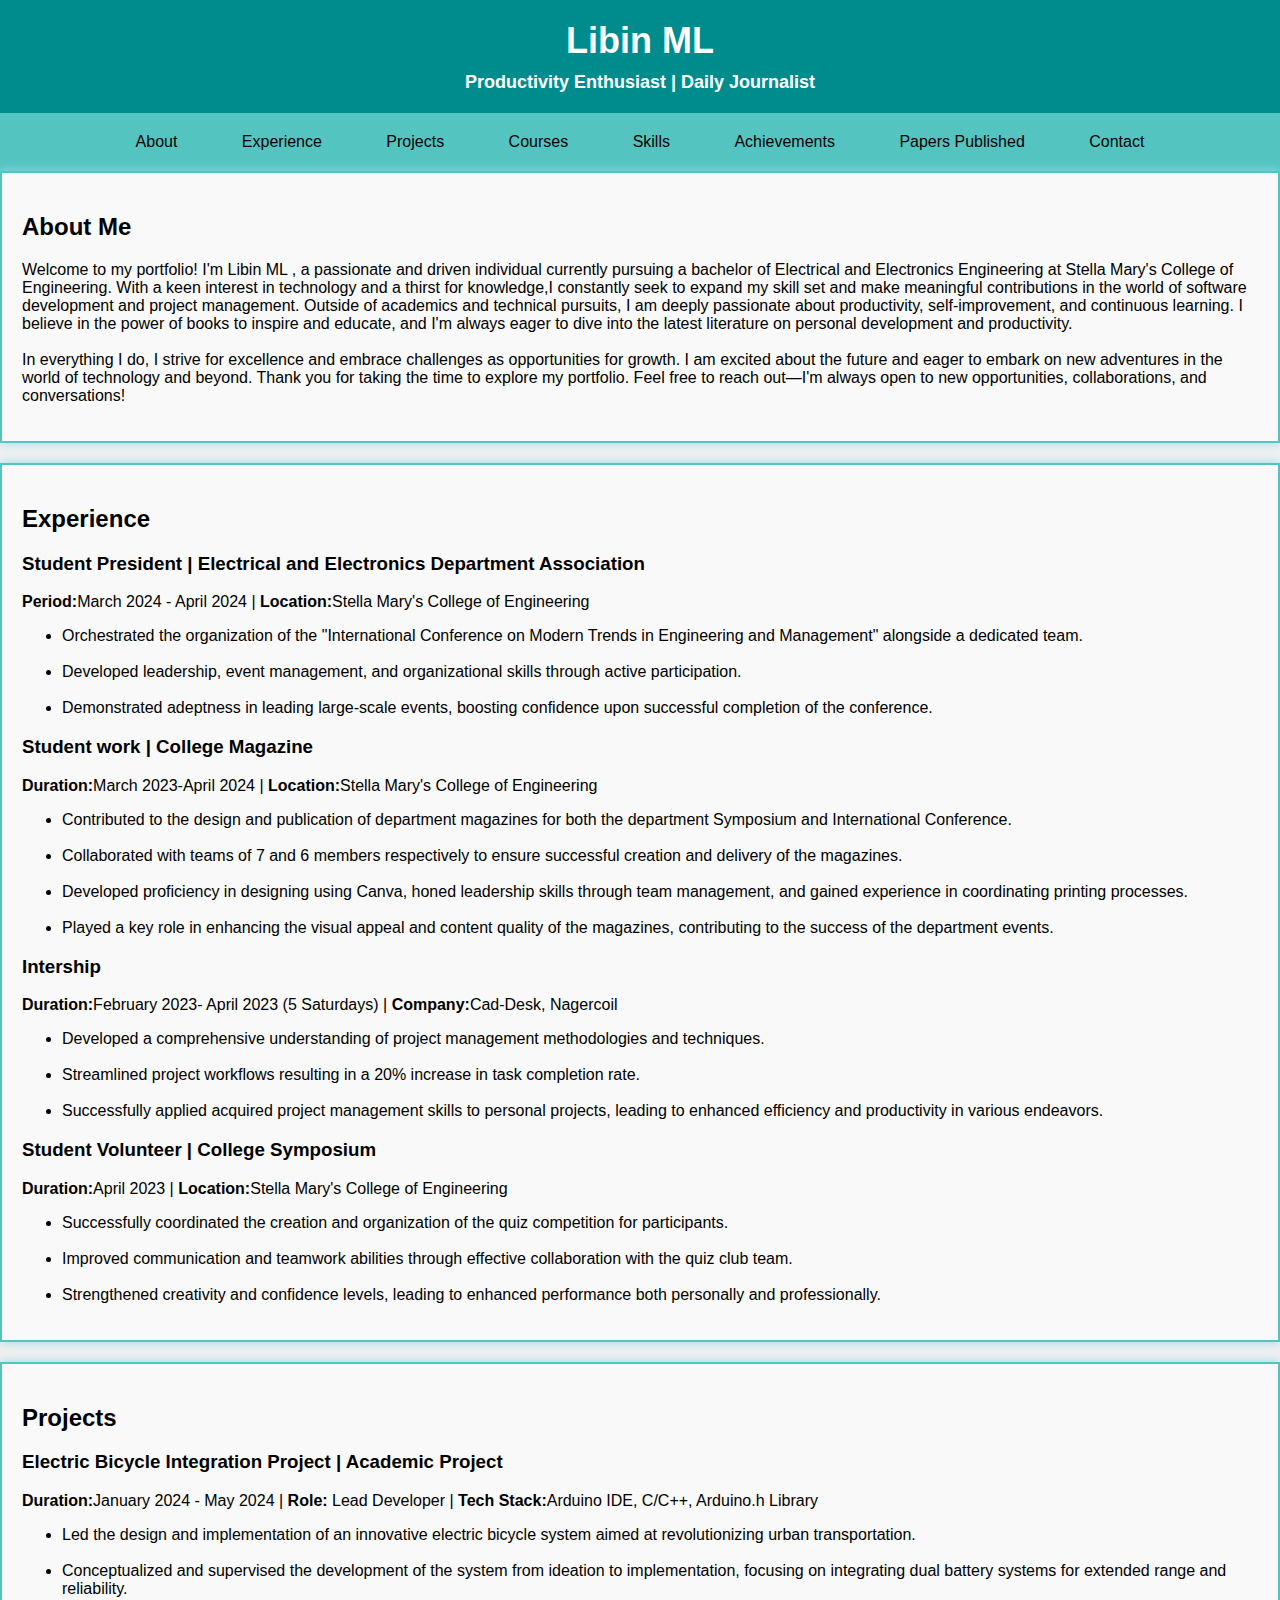
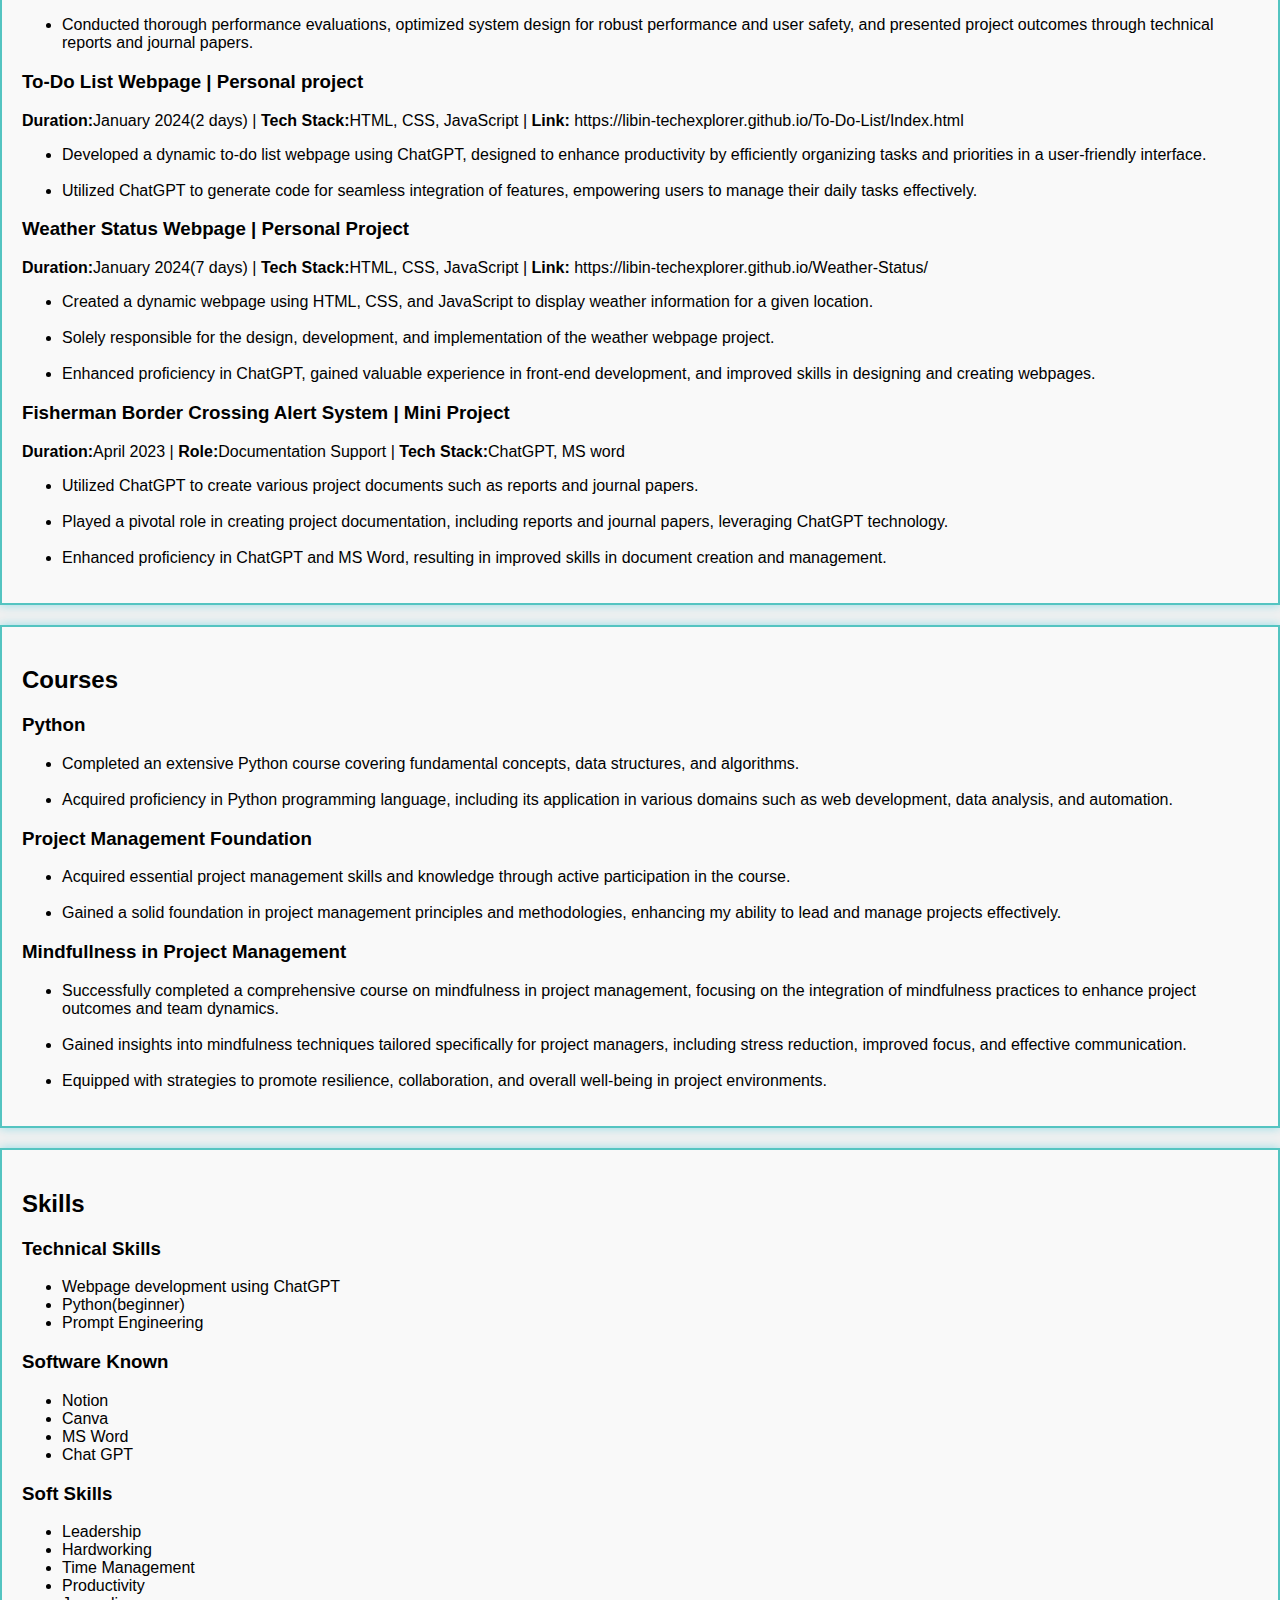
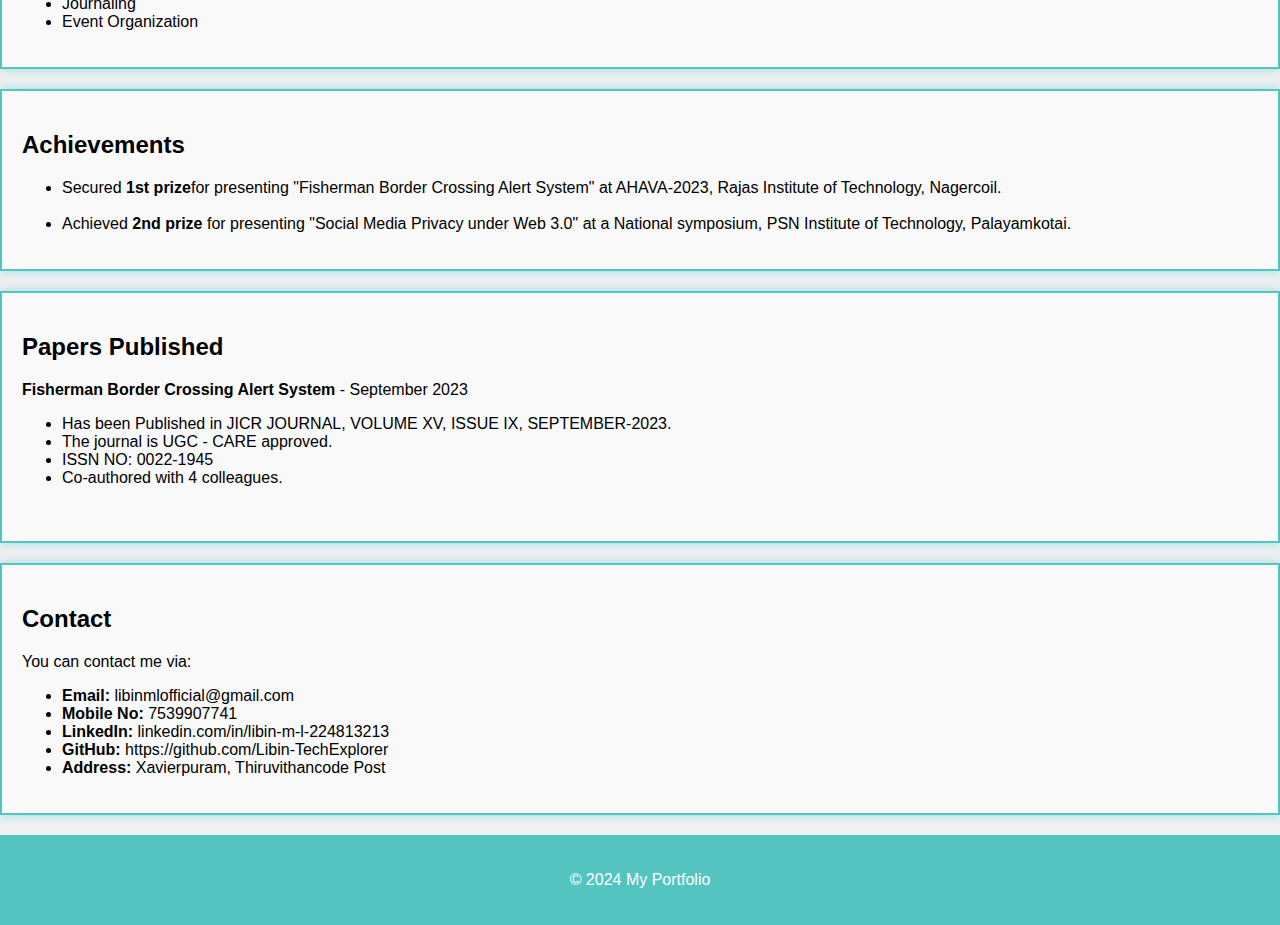
<file: Index.html>
<!DOCTYPE html>
<html lang="en">
<head>
    <meta charset="UTF-8">
    <meta name="viewport" content="width=device-width, initial-scale=1.0">
    <title>My Portfolio</title>
    <style>
        body {
            font-family: Arial, sans-serif;
            margin: 0;
            padding: 0;
            background-color: #f0f0f0; /* New background color */
        }
        header {
            background-color: #008C8D;
            color: #fff;
            padding: 20px 0;
            text-align: center;
           
           
            
        }
        header h1 {
            font-size: 36px;
            margin: 0;
        }
        header h3 {
            margin: 10px 0 0;
            font-size: 18px;
        }
        nav {
            background-color: #54c4c1;
            padding: 10px 0;
            text-align: center;
           
        }
        nav a {
            color: #070202;
            text-decoration: none;
            padding: 10px 20px;
            margin: 0 10px;
            display: inline-block;
        }
        .dropdown-btn {
            display: none; /* Initially hidden on larger screens */
        }
        .dropdown-content {
            display: none;
            position: absolute;
            background-color: #444;
            min-width: 160px;
            box-shadow: 0px 8px 16px 0px rgba(0,0,0,0.2);
            z-index: 1;
            right: 10px;
            top: 50px;
        }
        .dropdown-content a {
            color: #fff;
            padding: 12px 16px;
            text-decoration: none;
            display: block;
        }
        .dropdown:hover .dropdown-content {
            display: block;
        }
        section {
            padding: 20px;
            text-align: left;
        }
        .section-box {
            border: 2px solid #54C4C1;
            padding: 20px;
            background-color: #f9f9f9;
            margin-bottom: 20px;
            box-shadow: 0px 0px 10px rgb(148, 219, 230);
        }
        footer {
            background-color: #54C4C1;
            color: #fff;
            text-align: center;
            padding: 20px 0;
        }

        /* Media query for mobile devices */
        @media screen and (max-width: 600px) {
            nav {
                position: relative;
                background-color: #54C4C1;
                width: 100%;
            }
            nav a {
                display: none;
            }
            .dropdown-btn {
                display: inline-block;
                color: #fff;
                background-color: #54C4C1;
                border: none;
                cursor: pointer;
                padding: 10px 20px;
                font-size: 16px;
                margin: 0 10px;
            }
            .dropdown-content {
                display: none;
                position: absolute;
                background-color: #008C8D;
                min-width: 160px;
                box-shadow: 0px 8px 16px 0px rgba(0, 0, 0, 0);
                z-index: 1;
                right: 10px;
                top: 50px;
            }
            .dropdown:hover .dropdown-content {
                display: block;
            }
        }
    </style>
</head>
<body>
    <header>
        <h1>Libin ML</h1>
        <h3>Productivity Enthusiast | Daily Journalist</h3>
    </header>
    <nav>
        <a href="#about">About</a>
        <a href="#experience">Experience</a>
        <a href="#projects">Projects</a>
        <a href="#courses">Courses</a>
        <a href="#skills">Skills</a>
        <a href="#achievements">Achievements</a>
        <a href="#papers">Papers Published</a>
        <a href="#contact">Contact</a>
        <button class="dropdown-btn" onclick="toggleMenu()">Menu</button>
        <div class="dropdown-content" id="dropdown-content">
            <a href="#about">About</a>
            <a href="#experience">Experience</a>
            <a href="#projects">Projects</a>
            <a href="#courses">Courses</a>
            <a href="#skills">Skills</a>
            <a href="#achievements">Achievements</a>
            <a href="#papers">Papers Published</a>
            <a href="#contact">Contact</a>
        </div>
    </nav>
    <section id="about" class="section-box">
        <h2>About Me</h2>
        <p>Welcome to my portfolio! I'm Libin ML , 
            a passionate and driven individual currently pursuing a bachelor of Electrical and Electronics Engineering at Stella Mary's College of Engineering. 
            With a keen interest in technology and a thirst for knowledge,I constantly seek to expand my skill set and make meaningful contributions in the world of software development and project management.
            Outside of academics and technical pursuits, I am deeply passionate about productivity, self-improvement, and continuous learning. 
            I believe in the power of books to inspire and educate, and I'm always eager to dive into the latest literature on personal development and productivity.<br>

            <br>In everything I do, I strive for excellence and embrace challenges as opportunities for growth. I am excited about the future and eager to embark on new adventures in the world of technology and beyond.
        
            Thank you for taking the time to explore my portfolio. Feel free to reach out—I'm always open to new opportunities, collaborations, and conversations!</p>
    </section>
    <section id="experience" class="section-box">
        <h2>Experience</h2>
        <h3>Student President | Electrical and Electronics Department Association </h3>
        <p><b>Period:</b>March 2024 - April 2024 | <b>Location:</b>Stella Mary's College of Engineering<br>
        <ul>
            <li>Orchestrated the organization of the "International Conference on Modern Trends in Engineering and Management" alongside a dedicated team.</li><br>
            <li>Developed leadership, event management, and organizational skills through active participation.</li><br>
            <li>Demonstrated adeptness in leading large-scale events, boosting confidence upon successful completion of the conference.</li>
        </ul>
        </p>
        <h3>Student work | College Magazine</h3>
        <p><b>Duration:</b>March 2023-April 2024 | <b>Location:</b>Stella Mary's College of Engineering<br>
        <ul>
            <li>Contributed to the design and publication of department magazines for both the department Symposium and International Conference.</li><br>
            <li>Collaborated with teams of 7 and 6 members respectively to ensure successful creation and delivery of the magazines.</li><br>
            <li>Developed proficiency in designing using Canva, honed leadership skills through team management, and gained experience in coordinating printing processes.</li><br>
            <li>Played a key role in enhancing the visual appeal and content quality of the magazines, contributing to the success of the department events.</li></ul></p>
        <h3>Intership</h3>
        <p><b>Duration:</b>February 2023- April 2023 (5 Saturdays) | <b>Company:</b>Cad-Desk, Nagercoil<br>
        <ul>
            <li> Developed a comprehensive understanding of project management methodologies and techniques.</li><br>
        <li>Streamlined project workflows resulting in a 20% increase in task completion rate.</li><br>
        <li>Successfully applied acquired project management skills to personal projects, leading to enhanced efficiency and productivity in various endeavors.</li></ul></p>
        
        <h3>Student Volunteer | College Symposium</h3>
        <p><b>Duration:</b>April 2023 | <b>Location:</b>Stella Mary's College of Engineering<br>
        <ul>
            <li>Successfully coordinated the creation and organization of the quiz competition for participants.</li><br>
            <li>Improved communication and teamwork abilities through effective collaboration with the quiz club team.</li><br>
            <li>Strengthened creativity and confidence levels, leading to enhanced performance both personally and professionally.</li>
        </ul>
        </p>
    </section>
    <section id="projects" class="section-box">
        <h2>Projects</h2>
        <h3>Electric Bicycle Integration Project | Academic Project</h3>
        <p><b>Duration:</b>January 2024 - May 2024 | <b>Role:</b> Lead Developer | <b>Tech Stack:</b>Arduino IDE, C/C++, Arduino.h Library<br>
           
            <ul><li>Led the design and implementation of an innovative electric bicycle system aimed at revolutionizing urban transportation.</li><br>

                <li>Conceptualized and supervised the development of the system from ideation to implementation, focusing on integrating dual battery systems for extended range and reliability.</li><br>

                    <li>Conducted thorough performance evaluations, optimized system design for robust performance and user safety, and presented project outcomes through technical reports and journal papers.</li></ul>
        </p>
        <h3>To-Do List Webpage | Personal project</h3>
        <p><b>Duration:</b>January 2024(2 days) | <b>Tech Stack:</b>HTML, CSS, JavaScript | <b>Link: </b>https://libin-techexplorer.github.io/To-Do-List/Index.html<br>
            <ul>
            <li>Developed a dynamic to-do list webpage using ChatGPT, designed to enhance productivity by efficiently organizing tasks and priorities in a user-friendly interface.</li><br> 
            <li>Utilized ChatGPT to generate code for seamless integration of features, empowering users to manage their daily tasks effectively.</li></ul></p>
        <h3>Weather Status Webpage | Personal Project</h3>
        <p><b>Duration:</b>January 2024(7 days) | <b>Tech Stack:</b>HTML, CSS, JavaScript | <b>Link: </b>https://libin-techexplorer.github.io/Weather-Status/<br>
            <ul><li>Created a dynamic webpage using HTML, CSS, and JavaScript to display weather information for a given location.</li><br>
            
                <li>Solely responsible for the design, development, and implementation of the weather webpage project.</li><br>
            
                    <li>Enhanced proficiency in ChatGPT, gained valuable experience in front-end development, and improved skills in designing and creating webpages.</li></ul></p>
            <h3>Fisherman Border Crossing Alert System | Mini Project</h3>
        <p><b>Duration:</b>April 2023 | <b>Role:</b>Documentation Support | <b>Tech Stack:</b>ChatGPT, MS word<br>
           
            <ul><li>Utilized ChatGPT to create various project documents such as reports and journal papers.</li><br>

                <li>Played a pivotal role in creating project documentation, including reports and journal papers, leveraging ChatGPT technology.</li><br>

                    <li>Enhanced proficiency in ChatGPT and MS Word, resulting in improved skills in document creation and management.</li></ul>
        </p>
        </section>
    <section id="courses" class="section-box">
        <h2>Courses</h2>
        <h3>Python</h3><p><ul>
            <li>Completed an extensive Python course covering fundamental concepts, 
            data structures, and algorithms.</li><br><li> Acquired proficiency in Python programming language, 
            including its application in various domains such as web development, data analysis, and automation.</li></ul></p>
            <h3>Project Management Foundation</h3><p><ul>
                <li>Acquired essential project management skills and knowledge through active participation in the course.</li><br>
                <li> Gained a solid foundation in project management principles and methodologies, enhancing my ability to lead and manage projects effectively.</li></ul></p>
        <h3>Mindfullness in Project Management</h3><p><ul><li>Successfully completed a comprehensive course on mindfulness in project management, 
            focusing on the integration of mindfulness practices to enhance project outcomes and team dynamics.</li><br>
            <li>Gained insights into mindfulness techniques tailored specifically for project managers, including stress reduction,
             improved focus, and effective communication.</li><br><li>Equipped with strategies to promote resilience, collaboration, 
             and overall well-being in project environments.</li></ul></p>
    </section>
    <section id="skills" class="section-box">
        <h2>Skills</h2>
        <h3>Technical Skills</h3>
        <p><ul><li>Webpage development
            using ChatGPT</li>
            <li>Python(beginner)</li>
        <li>Prompt Engineering</li></ul></p>
        <h3>Software Known</h3><p><ul><li>Notion</li><li>Canva</li><li>MS Word <li> Chat GPT
        </li></ul></p>
        <h3>Soft Skills</h3><p><ul><li>Leadership</li> <li>Hardworking </li> <li>Time Management </li><li> Productivity </li><li>Journaling</li><li> Event Organization</li></ul></p>
        </section>
    <section id="achievements" class="section-box">
        <h2>Achievements</h2>
        <p><ul>
           <li> Secured <b>1st prize</b>for presenting "Fisherman Border
            Crossing Alert System" at AHAVA-2023, Rajas Institute of
            Technology, Nagercoil.</li><br>
            <li>Achieved <b>2nd prize</b> for presenting "Social Media Privacy
                under Web 3.0" at a National symposium, PSN Institute of
                Technology, Palayamkotai.</li></ul></p>
    </section>
    <section id="papers" class="section-box">
        <h2>Papers Published</h2>
        <p>
            <b>Fisherman Border Crossing Alert System</b> - September 2023<br><ul><li>Has been Published in JICR JOURNAL, VOLUME XV, ISSUE IX, SEPTEMBER-2023. </li>
            <li>The journal is UGC - CARE approved.</li><li>ISSN NO: 0022-1945</li><li>Co-authored with 4 colleagues.</li><br>
          </ul></p>
    </section>
    <section id="contact" class="section-box">
        <h2>Contact</h2>
        <p>You can contact me via:</p>
        <ul>
            <li><b>Email: </b>libinmlofficial@gmail.com</li>
            <li><b>Mobile No: </b>7539907741</li>
            <li><b>LinkedIn: </b>linkedin.com/in/libin-m-l-224813213</li>
            <li><b>GitHub: </b>https://github.com/Libin-TechExplorer</li>
            <li><b>Address: </b>Xavierpuram, Thiruvithancode Post</li>
        </ul>
    </section>
    <footer>
        <p>&copy; 2024 My Portfolio</p>
    </footer>
    <script>
        function toggleMenu() {
            var dropdownContent = document.getElementById("dropdown-content");
            if (dropdownContent.style.display === "block") {
                dropdownContent.style.display = "none";
            } else {
                dropdownContent.style.display = "block";
            }
        }
    </script>
</body>
</html>
</file>
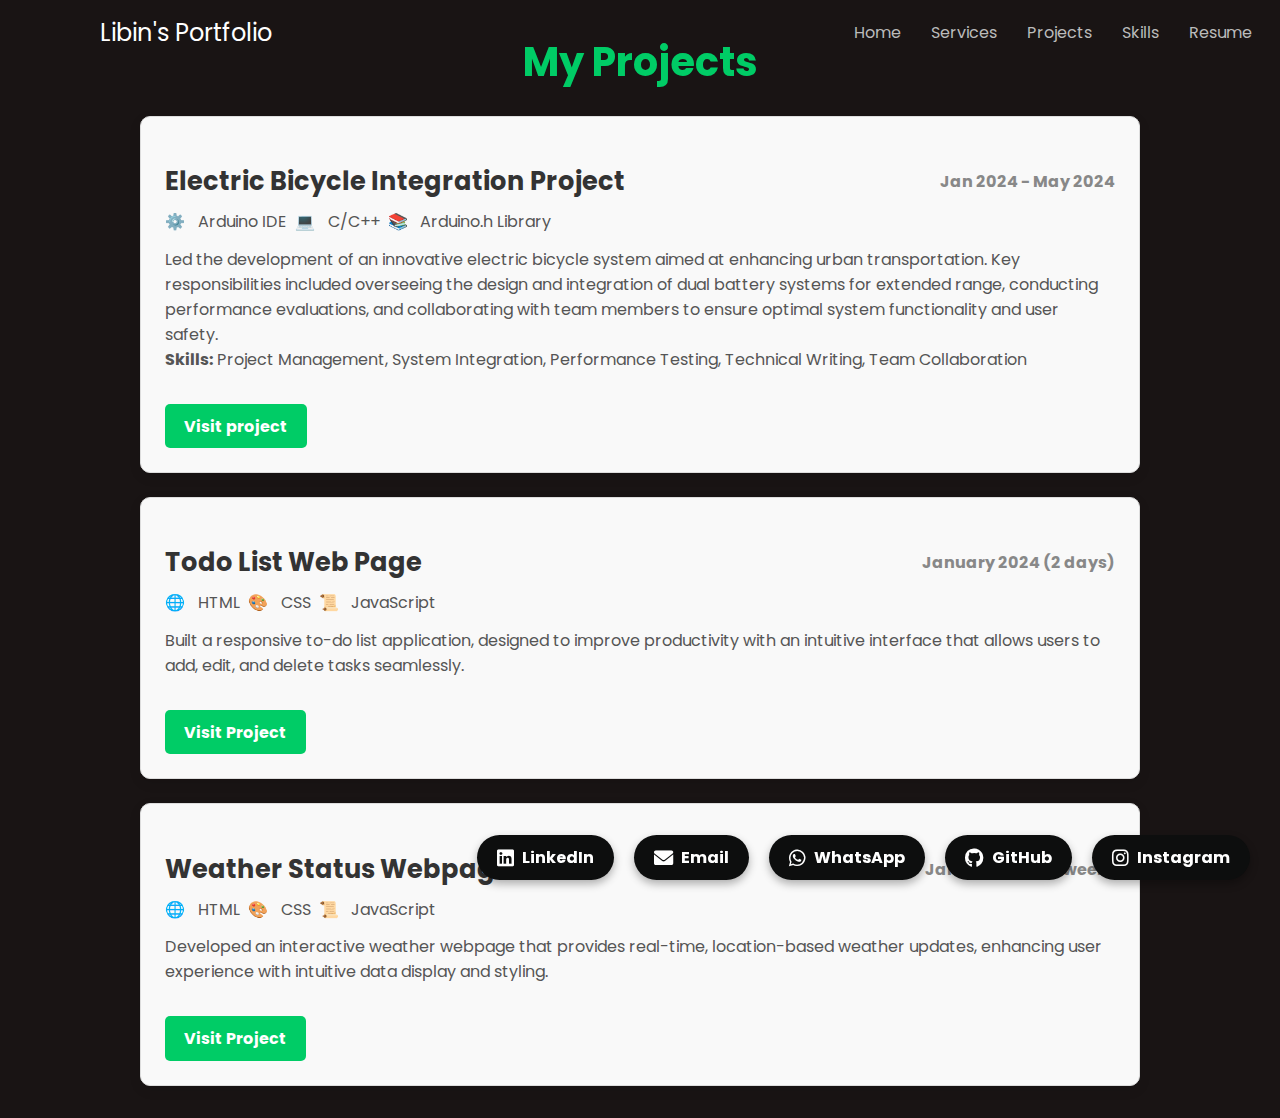
<file: projects.html>
<!DOCTYPE html>
<html lang="en">
<head>
    <meta charset="UTF-8">
    <meta name="viewport" content="width=device-width, initial-scale=1.0">
    <title>Libin's Projects</title>
    <link rel="stylesheet" href="Style.css">
    <script defer src="script.js"></script>
    <script defer src="Togglenavformobile.js"></script>
    <link rel="stylesheet" href="https://cdnjs.cloudflare.com/ajax/libs/font-awesome/6.0.0-beta3/css/all.min.css">



    <link href="https://fonts.googleapis.com/css2?family=Poppins:wght@300;400;600&display=swap" rel="stylesheet">
</head>
<body>
    <!-- Navigation Bar -->
    <nav>
        <a href="index.html" class="logo">Libin's Portfolio</a>
        <ul class="navigation">
            <li><a href="index.html">Home</a></li>
        
            <li><a href="services.html">Services</a></li>
            <li><a href="projects.html">Projects</a></li>
            <li><a href="skills.html">Skills</a></li>
            <li><a href="https://drive.google.com/file/d/12b2CL3JigmRWQf0mNpdGBbPqDLSVe4Fs/view?usp=sharing" target="_blank">Resume</a></li>
        </ul>
    </nav>
    <nav>
      <div class="logo">Libin's Portfolio</div>
      <button class="nav-toggle" aria-label="Toggle navigation">
          <span class="hamburger-icon"></span>
      </button>
      <ul class="nav-links">
          <li><a href="index.html">Home</a></li>
          <li><a href="services.html">Services</a></li>
          <li><a href="projects.html">Projects</a></li>
          <li><a href="skills.html">Skills</a></li>
          <li><a href="https://drive.google.com/file/d/12b2CL3JigmRWQf0mNpdGBbPqDLSVe4Fs/view?usp=sharing" target="_blank">Resume</a></li>
        </ul>
  </nav>
    
    
      <!-- Project Section -->
    
      <body>
      
        <!-- Project Section -->
        <section class="projects-section">
          <h1 class="projects-heading">My Projects</h1>
          
          <!-- Electric Bicycle Integration Project -->
          <div class="project-card">
            <h2>Electric Bicycle Integration Project <span class="timeline">Jan 2024 - May 2024</span></h2>
            <div class="tech-stack">
              <span class="tech-icon">⚙️</span> Arduino IDE
              <span class="tech-icon">💻</span> C/C++
              <span class="tech-icon">📚</span> Arduino.h Library
            </div>
            <p class="project-description">
              Led the development of an innovative electric bicycle system aimed at enhancing urban transportation. Key responsibilities included overseeing the design and integration of dual battery systems for extended range, conducting performance evaluations, and collaborating with team members to ensure optimal system functionality and user safety.
              <br><strong>Skills:</strong> Project Management, System Integration, Performance Testing, Technical Writing, Team Collaboration
            </p>
            <a href="https://www.linkedin.com/posts/libin-m-l-224813213_electriccycle-innovation-sustainability-activity-7195727248438542337-KDqs?utm_source=share&utm_medium=member_android" class="project-link" target="_blank">Visit project</a>

          </div>
          
          <!-- Todo List Web Page -->
          <div class="project-card">
            <h2>Todo List Web Page <span class="timeline">January 2024 (2 days)</span></h2>
            <div class="tech-stack">
              <span class="tech-icon">🌐</span> HTML
              <span class="tech-icon">🎨</span> CSS
              <span class="tech-icon">📜</span> JavaScript
            </div>
            <p class="project-description">
              Built a responsive to-do list application, designed to improve productivity with an intuitive interface that allows users to add, edit, and delete tasks seamlessly.
            </p>
            <a href="https://libin-techexplorer.github.io/To-Do-List/Index.html" class="project-link" target="_blank">Visit Project</a>
          </div>
          
          <!-- Weather Status Webpage -->
          <div class="project-card">
            <h2>Weather Status Webpage <span class="timeline">January 2024 (1 week)</span></h2>
            <div class="tech-stack">
              <span class="tech-icon">🌐</span> HTML
              <span class="tech-icon">🎨</span> CSS
              <span class="tech-icon">📜</span> JavaScript
            </div>
            <p class="project-description">
              Developed an interactive weather webpage that provides real-time, location-based weather updates, enhancing user experience with intuitive data display and styling.
            </p>
            <a href="https://libin-techexplorer.github.io/Weather-Status/" class="project-link" target="_blank">Visit Project</a>
          </div>
          
        </section>
      
      </body>
     
   <!-- Contact Info -->
   <div class="contact-links-wrapper">
    <a href="https://linkedin.com/in/libin-m-l-224813213" target="_blank" class="contact-link">
        <i class="fab fa-linkedin"></i> LinkedIn
    </a>
    <a href="mailto:libinmlofficial@gmail.com" target="_blank" class="contact-link">
        <i class="fas fa-envelope"></i> Email
    </a>
    <a href="https://wa.me/6369662654" target="_blank"><i class="fab fa-whatsapp"></i> WhatsApp
    </a>
    <a href="https://github.com/Libin-TechExplorer" target="_blank" class="contact-link">
        <i class="fab fa-github"></i> GitHub
    </a>
    <a href="https://www.instagram.com/libinml_official/" target="_blank"><i class="fab fa-instagram"></i> Instagram</a>
</div>
</body>
</html>
</file>
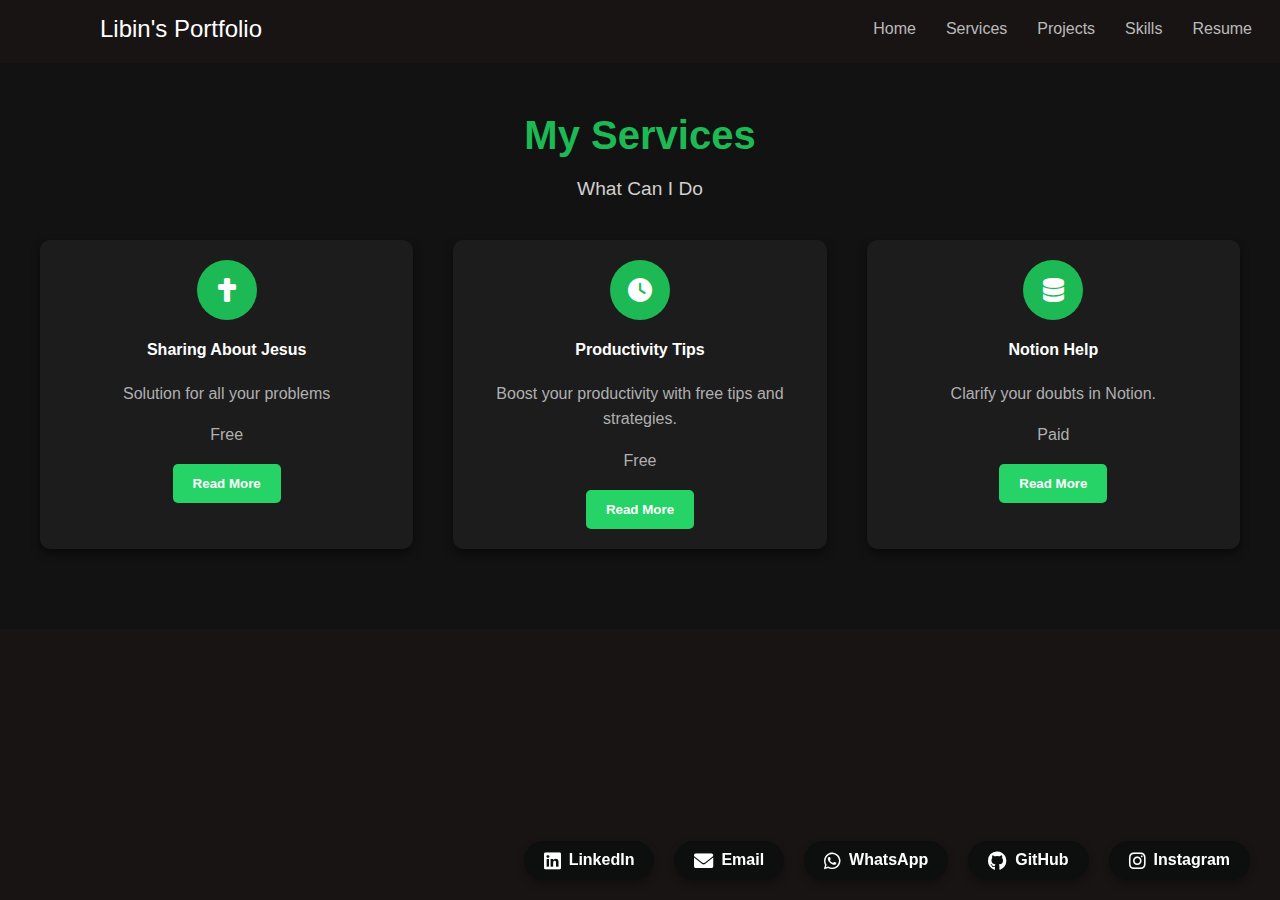
<file: services.html>
<!DOCTYPE html>
<html lang="en">
<head>
    <meta charset="UTF-8">
    <meta name="viewport" content="width=device-width, initial-scale=1.0">
    <title>My Services</title>
    <link rel="stylesheet" href="Style.css">
    <link rel="stylesheet" href="https://cdnjs.cloudflare.com/ajax/libs/font-awesome/5.15.4/css/all.min.css">
    <script defer src="Togglenavformobile.js"></script>
    <link rel="stylesheet" href="https://cdnjs.cloudflare.com/ajax/libs/font-awesome/6.0.0-beta3/css/all.min.css">
    <script defer src="services.js"></script>



</head>
<body>
    <!-- Navigation Bar -->
    <nav>
        <a href="index.html" class="logo">Libin's Portfolio</a>
        <ul class="navigation">
            <li><a href="index.html">Home</a></li>
        
            <li><a href="services.html">Services</a></li>
            <li><a href="projects.html">Projects</a></li>
            <li><a href="skills.html">Skills</a></li>
            <li><a href="https://drive.google.com/file/d/12b2CL3JigmRWQf0mNpdGBbPqDLSVe4Fs/view?usp=sharing" target="_blank">Resume</a></li>
        </ul>
    </nav>
    <nav>
        <div class="logo">Libin's Portfolio</div>
        <button class="nav-toggle" aria-label="Toggle navigation">
            <span class="hamburger-icon"></span>
        </button>
        <ul class="nav-links">
            <li><a href="index.html">Home</a></li>
            <li><a href="services.html">Services</a></li>
            <li><a href="projects.html">Projects</a></li>
            <li><a href="skills.html">Skills</a></li>
            <li><a href="https://drive.google.com/file/d/12b2CL3JigmRWQf0mNpdGBbPqDLSVe4Fs/view?usp=sharing" target="_blank">Resume</a></li>
        </ul>
    </nav>
    <!-- Services Section -->
    <section class="services" id="services">
        <h2 class="services-title">My Services</h2>
        <p class="services-subtitle">What Can I Do</p>
        <div class="services-container">
            <div class="service-box">
                <div class="icon-container">
                    <i class="fas fa-cross"></i>  <!-- Example Icon -->
                </div>
                <h4>Sharing About Jesus</h4>
                <p>Solution for all your problems</p>
                <p>Free</p>
                <button onclick="openModal('jesus')" class="service-modal-btn">Read More</button>
            </div>
            
            <div class="service-box">
                <div class="icon-container">
                    <i class="fas fa-clock"></i> <!-- Example Icon -->
                </div>
                <h4>Productivity Tips</h4>
                <p>Boost your productivity with free tips and strategies.</p>
                <p>Free</p>
                <button onclick="openModal('productivity')" class="service-modal-btn">Read More</button>
            </div>
            
            <div class="service-box">
                <div class="icon-container">
                    <i class="fas fa-database"></i> <!-- Example Icon -->
                </div>
                <h4>Notion Help</h4>
                <p>Clarify your doubts in Notion.</p>
                <p>Paid</p>
                <button onclick="openModal('notion')" class="service-modal-btn">Read More</button>
            </div>

    </section>
<!-- Modal Structure -->
<div id="serviceModal" class="service-box-modal">
    <div class="service-content-modal">
        <span class="close-btn" onclick="closeModal()">&times;</span>
        <h3 id="modal-title">Service Title</h3>
        <p id="modal-description">Detailed description of the service.</p>
        <p id="modal-status">Free or Paid</p>
        <a href="https://wa.me/6369662654" id="whatsapp-link" target="_blank" class="service-modal-btn">Contact on WhatsApp</a>
    </div>
</div>


   <!-- Contact Info -->
   <div class="contact-links-wrapper">
    <a href="https://linkedin.com/in/libin-m-l-224813213" target="_blank" class="contact-link">
        <i class="fab fa-linkedin"></i> LinkedIn
    </a>
    <a href="mailto:libinmlofficial@gmail.com" target="_blank" class="contact-link">
        <i class="fas fa-envelope"></i> Email
    </a>
    <a href="https://wa.me/6369662654" target="_blank"><i class="fab fa-whatsapp"></i> WhatsApp
    </a>
    <a href="https://github.com/Libin-TechExplorer" target="_blank" class="contact-link">
        <i class="fab fa-github"></i> GitHub
    </a>
    <a href="https://www.instagram.com/libinml_official/" target="_blank"><i class="fab fa-instagram"></i> Instagram</a>
</div>

    <script src="script.js"></script>
</body>
</html>
</file>
<file: Style.css>
/* Updated Main Body Styling */
body {
    font-family: 'Poppins', sans-serif;
    color: #fff;
    background-color: #191414;
    margin: 0;
    padding: 0;
    
}
/* Navigation Bar */
nav {
    background-color: #191414;
    padding: 20px 100px;
    display: flex;
    justify-content: space-between;
    align-items: center;
    position: fixed;
    top: 0%;
    width: 90%;
    padding-top: 15px;
    z-index: 10;
}

nav .logo {
    font-size: 1.5rem;
    color: #fff;
}

nav ul {
    list-style-type: none;
    margin: 0;
    padding: 0;
    display: flex;
}

nav ul li {
    margin-left: 30px;
}

nav ul li a {
    color: #bbb;
    font-size: 1rem;
    text-decoration: none; /* Removes underline */
}

nav ul li a:hover {
    color: #1DB954;
}

/* Hero Section */
/* Hero Section */
.hero {
    background-color: #191414;
    display: flex;
    align-items: center;
    justify-content: space-between;
    padding: 100px 100px 50px;
    min-height: 70vh;
    gap: 20px;
    position: relative;
}

.hero-content {
    max-width: 600px;
    z-index: 3;
}

.hero h1 {
    font-size: 3.5rem;
    color: #fff;
    margin-bottom: 10px;
}

.hero h2 {
    font-size: 1.8rem;
    color: hwb(140 99% 0%);
    margin: 10px 0;
    white-space: nowrap;
    overflow: hidden;
    animation: slide 6s infinite linear;
}


/* Base style */
.hero-buttons {
    position: absolute;
    bottom: 170px; /* Adjust as needed */
    left: 10vw; /* Use viewport width to keep buttons within a certain boundary */
    display: flex;
    gap: 20px;
}

/* Button styling */
.hero-buttons .btn {
    background-color: #1DB954;
    color: #fff;
    padding: 15px 30px;
    text-decoration: none;
    border-radius: 25px;
    transition: background-color 0.3s;
}

.hero-buttons .btn:hover {
    background-color: #1ed760;
}

/* Media query for larger screens to prevent buttons from moving too far */
@media (min-width: 1400px) {
    .hero-buttons {
        left: 7vw; /* Adjust as needed for larger screens */
    }
}

/* Container for the image section */

.hero-image {
    width: 700px;
    height: 700px;
    position: relative;
    margin-top: -50px;
    border-radius: 20px; /* Similar to modal's rounded corners */
    overflow: hidden;
    box-shadow: 0 8px 20px rgba(0, 0, 0, 0.6); /* Soft shadow for depth */
    transition: transform 0.3s ease-in-out;
}

.hero-image img {
    width: 100%;
    height: 100%;
    object-fit: cover;
    transition: opacity 0.3s ease-in-out;
}

.hero-image::before {
    content: '';
    position: absolute;
    top: 0;
    left: 0;
    right: 0;
    bottom: 0;
    background: rgba(0, 0, 0, 0.1); /* Subtle overlay for consistency */
    border-radius: 20px;
    transition: background 0.3s ease-in-out;
}

.hero-image:hover {
    transform: scale(1.05); /* Slight zoom on hover */
}

.hero-image:hover::before {
    background: rgba(0, 0, 0, 0.2); /* Darker overlay on hover */
}

/* About Popup Modal */
.about-popup {
    position: fixed;
    top: 0;
    left: 0;
    right: 0;
    bottom: 0;
    background: rgba(0, 0, 0, 0.7);
    display: none;
    justify-content: center;
    align-items: center;
    z-index: 200;
}

.popup-content {
    background-color: #282828;
    padding: 30px;
    width: 90%;
    max-width: 600px;
    border-radius: 10px;
    color: #fff;
    text-align: center;
    box-shadow: 0 4px 20px rgba(0, 0, 0, 0.4);
    position: relative;
}

.close-btn {
    position: absolute;
    top: 10px;
    right: 15px;
    font-size: 1.5rem;
    color: #fff;
    cursor: pointer;
}

.popup-content h3 {
    color: #1DB954;
    margin-bottom: 15px;
    font-size: 1.5rem;
}

.popup-content p {
    line-height: 1.8;
    text-align: justify;
    color: #e0e0e0;
}

/* Bottom Contact Links */
/* Wrapper to align contact links at the bottom */
.contact-links-wrapper {
    display: flex;
    justify-content: center; /* Center align */
    position: fixed;
    bottom: 20px;
    width: 100%;
    z-index: 5;
}

/* Style for each contact link */
/* Wrapper to align contact links at the bottom-right */
.contact-links-wrapper {
    display: flex;
    justify-content: flex-end; /* Align to the right */
    position: fixed;
    bottom: 20px;
    right: 20px; /* Position it towards the right edge */
    z-index: 5;
}

/* Style for each contact link */
.contact-links-wrapper a {
    margin: 0 10px;
    padding: 10px 20px;
    background-color: #0d0e0e;
    color: #ffffff;
    border-radius: 25px;
    text-decoration: none;
    font-weight: bold;
    display: flex;
    align-items: center;
    box-shadow: 0 4px 8px rgba(0, 0, 0, 0.3); /* Shadow effect */
    transition: transform 0.2s ease, box-shadow 0.2s ease;
}

.contact-links-wrapper a:hover {
    transform: translateY(-3px);
    box-shadow: 0 6px 12px rgba(0, 0, 0, 0.4);
}

/* Icon within each link */
.contact-links-wrapper a i {
    margin-right: 8px;
    font-size: 1.2em;
}





/* Keyframes for Hero Text Animation */
@keyframes slide {
    0%, 50% { content: "Productivity Enthusiast"; }
    50%, 100% { content: "Daily Journaler"; }
}

/* Responsive Styling */
@media (max-width: 768px) {
    .hero {
        flex-direction: column;
        padding: 50px 20px;
    }
    .hero-image {
        margin-top: 20px;
    }
    nav {
        padding: 15px 20px;
    }
}


/* Projects Section */
/* Project Section Styling */
.projects-section {
    width: 90%;
    max-width: 1000px;
    margin: 2rem auto;
    text-align: center;
  }
 


  .projects-heading {
    position: relative;
    z-index: 10;
    font-size: 2.5rem;
    color: #00cc66;
    margin-bottom: 20px;
    font-weight: bold;
  }
   
  .project-card {
    background-color: #f9f9f9;
    border: 1px solid #ddd;
    border-radius: 10px;
    padding: 1.5rem;
    margin: 1.5rem 0;
    box-shadow: 0 4px 12px rgba(0, 0, 0, 0.1);
    text-align: left;
    transition: transform 0.3s, box-shadow 0.3s;
  }
  
  .project-card:hover {
    transform: translateY(-5px);
    box-shadow: 0 8px 16px rgba(0, 0, 0, 0.2);
  }
  
  .project-card h2 {
    font-size: 1.6rem;
    color: #333;
    margin-bottom: 0.3rem;
    display: flex;
    justify-content: space-between;
    align-items: center;
  }
  
  .timeline {
    font-size: 1rem;
    color: #888;
  }
  
  .tech-stack {
    margin: 0.5rem 0;
    font-size: 1rem;
    color: #555;
    display: flex;
    gap: 0.5rem;
    flex-wrap: wrap;
  }
  
  .tech-icon {
    margin-right: 0.3rem;
    color: #00cc66;
  }
  
  .project-description {
    font-size: 1rem;
    margin-top: 0.8rem;
    color: #555;
  }
  
  .project-link,
  .view-images-button {
    display: inline-block;
    margin-top: 1rem;
    padding: 0.6rem 1.2rem;
    background-color: #00cc66;
    color: #fff;
    border-radius: 5px;
    text-decoration: none;
    font-weight: bold;
    transition: background-color 0.3s;
  }
  
  .project-link:hover,
  .view-images-button:hover {
    background-color: #00994d;
  }
  

/* Updated CSS with corrections */
.skills {
    max-width: 90%;
    margin: 40px auto;
    padding: 30px;
    color: #fff;
    text-align: center;
    border-radius: 12px;
    background: linear-gradient(145deg, #222, #333);
    box-shadow: 0 8px 20px rgba(0, 0, 0, 0.4);
}

.skills-row {
    display: flex;
    justify-content: space-between;
    gap: 20px;
    flex-wrap: wrap;
}

.skill-category {
    flex: 1;
    padding: 20px;
    background-color: #1d1d1d;
    border-radius: 8px;
    box-shadow: 0 4px 15px rgba(0, 0, 0, 0.3);
}

.skill-category h2 {
    font-size: 1.6rem;
    color: #1DB954;
    margin-bottom: 20px;
    font-weight: 700;
    text-transform: uppercase;
    letter-spacing: 1px;
    text-shadow: 0 2px 4px rgba(0, 0, 0, 0.5);
    background: linear-gradient(145deg, #1DB954, #1ed760);
    -webkit-background-clip: text;
    -webkit-text-fill-color: transparent;
}

.skill-bar {
    display: flex;
    align-items: center;
    margin-bottom: 10px;
    font-size: 1rem;
    justify-content: space-between;
}

.skill-name {
    width: 150px; /* Set a standard width for alignment */
    text-align: left;
    color: #ddd;
    padding-right: 10px;
    font-weight: 500;
}

.bar {
    flex: 4;
    background-color: #444;
    border-radius: 20px;
    overflow: hidden;
    margin-left: 0;
    height: 12px;
    box-shadow: inset 0 2px 4px rgba(0, 0, 0, 0.3);
    position: relative;
}

.fill {
    height: 100%;
    background: linear-gradient(90deg, #1DB954, #1ed760);
    transition: width 0.5s ease;
    border-radius: 20px;
    position: relative;
    width: var(--width); /* Set by inline style for each skill */
    animation: fillAnimation 1s ease-in-out;
}

@keyframes fillAnimation {
    from { width: 0; }
    to { width: var(--width); }
}

.percentage {
    position: absolute;
    right: 5px;
    top: 50%;
    transform: translateY(-50%);
    font-size: 0.85rem;
    color: #fff;
    background-color: rgba(0, 0, 0, 0.6);
    padding: 2px 6px;
    border-radius: 5px;
    font-weight: bold;
}


/* Responsive Design */
@media (max-width: 768px) {
    .skills-row {
        flex-direction: column;
        align-items: center; /* Center align for smaller screens */
    }

    .skill-category {
        width: 100%;
        margin-bottom: 20px;
    }
}

/* Active state for Navigation */
nav ul li a.active {
    color: #1DB954;
}


/* Services Section */
/* Services Section Styles */
.services {
    padding: 80px 20px;
    background-color: #121212;
    color: #fff;
    text-align: center;
}

/* Services Title */
.services-title {
    font-size: 2.5rem;
    color: #1DB954;
    margin-bottom: 20px;
}

/* Subtitle */
.services-subtitle {
    font-size: 1.2rem;
    color: #d0d0d0;
    margin-bottom: 40px;
}

/* Container for Service Items */
.services-container {
    display: grid;
    grid-template-columns: repeat(auto-fit, minmax(300px, 1fr));
    gap: 40px;
    max-width: 1200px;
    margin: 0 auto;
}

/* Individual Service Item */
.service-box {
    background-color: #1c1c1c;
    padding: 20px;
    border-radius: 10px;
    box-shadow: 0 4px 8px rgba(0, 0, 0, 0.5);
    transition: transform 0.3s ease, box-shadow 0.3s ease;
}

.service-box:hover {
    transform: translateY(-10px);
    box-shadow: 0 8px 16px rgba(0, 0, 0, 0.8);
}

/* Icon Container */
.icon-container {
    background-color: #1DB954;
    border-radius: 50%;
    width: 60px;
    height: 60px;
    display: flex;
    align-items: center;
    justify-content: center;
    margin: 0 auto 20px;
}

.icon-container i {
    font-size: 1.5rem;
    color: #fff;
}

/* Service Heading */
.service-box h3 {
    font-size: 1.4rem;
    color: #fff;
    margin-bottom: 10px;
}

/* Service Description */
.service-box p {
    font-size: 1rem;
    color: #b0b0b0;
    line-height: 1.6;
}


/* Read More Button */
.service-modal-btn {
    background-color: #1DB954;
    color: white;
    padding: 10px 15px;
    border: none;
    border-radius: 5px;
    cursor: pointer;
    transition: background-color 0.3s;
}

.service-modal-btn :hover {
    background-color: #17a54d;
}

/* Modal Background */
.service-box-modal {
    display: none; /* Hidden by default */
    position: fixed;
    top: 0;
    left: 0;
    width: 100%;
    height: 100%;
    background-color: rgba(0, 0, 0, 0.9); /* Darkened backdrop for emphasis */
    justify-content: center;
    align-items: center;
    z-index: 1000; /* Ensure modal appears above other content */
    animation: fadeIn 0.3s ease; /* Smooth fade-in effect */
}

/* Modal Content */
.service-content-modal {
    background-color: #1c1c1c;
    padding: 25px 30px;
    border-radius: 10px;
    text-align: center;
    color: #fff;
    width: 85%;
    max-width: 450px;
    position: relative;
    animation: slideUp 0.3s ease; /* Smooth slide-up effect */
    box-shadow: 0 8px 16px rgba(0, 0, 0, 0.3); /* Soft shadow for depth */
}

/* Close Button */
.close-btn {
    position: absolute;
    top: 12px;
    right: 15px;
    font-size: 24px;
    color: #ccc;
    cursor: pointer;
    transition: color 0.2s ease;
}

.close-btn:hover {
    color: #f44336; /* Change color on hover for clarity */
}

/* Title and Description */
#modal-title {
    font-size: 1.8em;
    margin-bottom: 10px;
    color: #76d7c4; /* Accent color for title */
}

#modal-description {
    font-size: 1em;
    margin-bottom: 15px;
    line-height: 1.6;
}

/* Service Status */
#modal-status {
    font-size: 0.9em;
    margin-bottom: 20px;
    color: #8bc34a; /* Different color to differentiate status */
}

/* WhatsApp Link Button */
.whatsapp-link, .service-modal-btn {
    background-color: #25D366;
    color: white;
    padding: 12px 20px;
    border-radius: 5px;
    display: inline-block;
    text-decoration: none;
    font-weight: bold;
    transition: background-color 0.3s ease;
}

.whatsapp-link:hover, .service-modal-btn:hover {
    background-color: #1e9e56; /* Darker green on hover */
}

/* Animations */
@keyframes fadeIn {
    from { opacity: 0; }
    to { opacity: 1; }
}

@keyframes slideUp {
    from { transform: translateY(30px); opacity: 0; }
    to { transform: translateY(0); opacity: 1; }
}



/* Mobile styles */
@media (max-width: 768px) {
    /* Show the nav toggle on mobile */
    .nav-toggle {
        display: block;
    }
    .navigation {
        display: none;
    }
    /* Hide desktop navigation links by default on mobile */
    .nav-links {
        display: none;
    }
    .logo {
        font-size: xx-small;
    }
    /* Show nav links when .show class is added */
    .nav-links.show {
        display: flex;
        flex-direction: column;
        position: absolute;
        top: 100%;
        right: 0;
        background-color: #191414;
        width: 100%;
        padding: 15px 0;
    }

    /* Mobile link styles */
    .nav-links li {
        margin: 10px 0;
        text-align: center;
    }
    
    .hamburger-icon {
    width: 22px;
    height: 4.5px;
    background-color: rgb(21, 20, 20);
    position: relative;
    display: inline-block;
    }

    .hamburger-icon::before,
    .hamburger-icon::after {
    content: '';
    width: 23px;
    height: 3px;
    background-color: rgb(27, 26, 26);
    position: absolute;
    left: 0;
    }

    .hamburger-icon::before {
    top: -8px;
    }

    .hamburger-icon::after {
    top: 8px;
    }
}

/* Desktop styles */
@media (min-width: 769px) {
    /* Display nav links inline on desktop */
    .nav-links {
        display: flex;
    }
    .nav-toggle {
        display: none;
    }

}
@media (max-width: 764px) {
    /* Center-align and adjust heading font sizes */
    .hero h1 {
        text-align: center;
        font-size: 2em; /* Slightly larger for better readability */
        margin: 0;
        padding: 10px 20px;
        line-height: 1.2;
    }

    .hero h2 {
        text-align: center;
        font-size: 1.2em; /* Subtle size for subtitle */
        margin-top: 5px;
        color: #b3b3b3; /* Lighter color for subtler look */
    }

    /* Position and center-align the buttons */
    .hero-buttons {
        display: flex;
        flex-direction: column;
        align-items: center;
        gap: 15px;
        margin-left: 18%;
        margin-bottom: -20%;
    }

    /* Button styling for mobile */
    .hero-buttons .btn {
        background-color: #1DB954;
        color: #fff;
        padding: 12px 25px;
        text-decoration: none;
        border-radius: 25px;
        transition: background-color 0.3s;
        font-size: 1em; /* Adjusted font size */
        width: 90%; /* Full width for better touch accessibility */
        text-align: center;
    }

    .hero-buttons .btn:hover {
        background-color: #1ed760;
    }
}
@media (max-width: 768px) {
    .hero-image {
        width: 100%;
        height: auto;
        max-width: 370px; /* Adjusted width for mobile */
        max-height: 720px; /* Adjusted height for mobile */
        margin: 20px auto; /* Center the image on mobile */
        border-radius: 15px;
        margin-top: 50px;
        box-shadow: 0 4px 10px rgba(0, 0, 0, 0.5); /* Lighter shadow for mobile */
    }

    .hero-image img {
        width: 100%;
        height: 100%;
        object-fit: cover;
    }

    .hero-image::before {
        background: rgba(0, 0, 0, 0.1); /* Same subtle overlay */
        border-radius: 15px;
    }
}
@media (max-width: 768px) {
    .contact-links-wrapper {
        justify-content: center; /* Center the contact links on mobile */
        position: fixed;
        bottom: 13px; /* Adjusted to give more space on mobile */
        width: 100%; /* Full width to keep centered */
        right: -5px; /* Ensures it's centered on screen */
        padding: 0 9px;
        z-index: 5;
    }

    /* Style each contact link for mobile */
    .contact-links-wrapper a {
        margin: 0 1.5px; /* Reduced margin for smaller spacing */
        padding: 8px 15px; /* Smaller padding for mobile */
        font-size: 0.3em; /* Slightly smaller font size */
        border-radius: 20px;
    }

    /* Icon size adjustment for mobile */
    .contact-links-wrapper a i {
        margin-right: 5px;
        font-size: 1em; /* Reduced icon size for mobile */
    }
}

@media (max-width: 768px) {
    /* About Popup Modal for Mobile */
    .popup-content {
        width: 85%; /* Full width with slight padding on the sides */
        height: 53%;
        padding: 10px; /* Reduce padding for mobile */
        font-size: 1rem; /* Adjust font size for mobile readability */
    }

    .popup-content h3 {
        font-size: 1.3rem; /* Slightly smaller heading */
        margin-bottom: 10px; /* Reduce bottom margin */
    }

    .popup-content p {
        font-size: 0.75rem; /* Smaller font size for readability on mobile */
        line-height: 1.5; /* Adjusted line height */
    }

    .close-btn {
        font-size: 1.2rem; /* Slightly smaller close button */
        top: 5px; /* Closer to the edge */
        right: 10px;
    }
}

@media (max-width: 768px) {
    /* Projects Section */
    .projects-section {
        width: 95%;
        margin: 1.5rem auto;
    }

    .projects-heading {
        position: inherit;
        font-size: 2rem; /* Adjusted font size for mobile */
        margin-top: 1.5rem; /* Add margin-top to push it down */
        padding-top: 2rem;
    }
    

    .project-card {
        padding: 1rem;
        margin: 1rem 0;
    }

    .project-card h2 {
        font-size: 1.4rem; /* Smaller heading */
    }

    .timeline,
    .tech-stack,
    .project-description {
        font-size: 0.9rem; /* Adjust font size for mobile */
    }

    .project-link,
    .view-images-button {
        padding: 0.5rem 1rem; /* Smaller padding for buttons */
        font-size: 0.9rem;
    }

    /* Skills Section */
    .skills {
        padding: 35px;
        margin: 30px auto; /* Centers the element horizontally */
        width: 80%;
        display: flex;
        flex-direction: column;
        align-items: center;
    }

    .skills-row {
        flex-direction: column;
        align-items: center;
        padding-right: 30px;
    }

    .skill-category {
        width: 100%;
        margin-bottom: 15px;
        padding: 15px; /* Reduced padding */
    }

    .skill-category h2 {
        font-size: 1.4rem; /* Smaller heading for skills */
        margin-bottom: 15px;
    }

    .skill-name {
        font-size: 0.9rem;
        width: 120px;
    }

    .bar {
        height: 10px; /* Smaller bar height */
    }

    .percentage {
        font-size: 0.75rem;
    }

/* Mobile view adjustments */
@media (max-width: 768px) {
    /* Services Section Padding and Font Adjustments */
    .services {
        padding: 60px 15px;
    }

    /* Services Title and Subtitle Adjustments */
    .services-title {
        font-size: 2rem;
        margin-bottom: 15px;
    }

    .services-subtitle {
        font-size: 1rem;
        margin-bottom: 30px;
    }

    /* Adjust Service Container Layout for Mobile */
    .services-container {
        display: flex;
        flex-direction: column;
        gap: 30px;
    }

    /* Service Box - Make Smaller Padding and Box Shadow Softer */
    .service-box {
        padding: 15px;
        box-shadow: 0 3px 6px rgba(0, 0, 0, 0.4);
        transition: transform 0.3s ease, box-shadow 0.3s ease;
    }

    .service-box:hover {
        transform: translateY(-8px);
        box-shadow: 0 6px 12px rgba(0, 0, 0, 0.7);
    }

    /* Icon Container - Adjust Icon Size */
    .icon-container {
        width: 50px;
        height: 50px;
        margin-bottom: 15px;
    }

    .icon-container i {
        font-size: 1.3rem;
    }

    /* Modal Content */
    .service-content-modal {
        padding: 20px;
        width: 90%;
        max-width: 350px;
    }

    #modal-title {
        font-size: 1.6em;
    }

    #modal-description, #modal-status {
        font-size: 0.9em;
    }

    /* Close Button */
    .close-btn {
        font-size: 20px;
        top: 8px;
        right: 10px;
    }

    /* WhatsApp Link Button */
    .whatsapp-link, .service-modal-btn {
        padding: 10px 15px;
        font-size: 0.9em;
    }
}


/* Tablet view: screens between 768px and 1024px */
@media (min-width: 768px) and (max-width: 1024px) {
    /* Tablet adjustments for hero heading */
    .hero h1 {
        font-size: 2.5em; /* Larger for tablet readability */
        line-height: 1.3;
    }

    .hero h2 {
        font-size: 1.5em;
        text-align: center; /* Slightly larger subtitle */
    }

    /* Center and scale up buttons */
    .hero-buttons {
        display: table-row-group;
        align-items: center;
        gap: 15px;
        left: 25%;

    }

    .hero-buttons .btn {
        width: auto; /* Auto width for tablet */
        padding: 12px 30px; /* Adjust padding */
        font-size: 1.1em;
    }

    /* Hero image size adjustment */
    .hero-image {
        max-width: 600px;
        max-height: 500px; /* Larger image on tablet */
        margin: 25px auto;
        margin-left: auto;
    }

    /* Contact links positioning */
    .contact-links-wrapper {
        justify-content: flex-end; /* Align right on tablet */
        position: relative;
        bottom: unset;
        right: 0;
        padding: 0;
        width: auto; /* No full width */
    }

    .contact-links-wrapper a {
        padding: 10px 20px; /* Adjust padding */
        font-size: 0.9em;
        margin: 0 5px;
    }

    /* Popup modal adjustments */
    .popup-content {
        width: 70%; /* Adjust width for tablet */
        padding: 20px;
        font-size: 1rem;
    }

    .popup-content h3 {
        font-size: 1.5rem;
    }

    .popup-content p {
        font-size: 1rem;
    }

    .close-btn {
        font-size: 1.5rem; /* Slightly larger on tablet */
    }
}
/* Tablet view: screens between 768px and 1024px */
@media (min-width: 768px) and (max-width: 1024px) {
    /* Skills Section Adjustments for Tablet */
    .skills {
        padding: 20px; /* More padding for larger screen */
        margin: 40px auto;
        width: 70%; /* Slightly reduced width for better balance on tablet */
        align-items: flex-start; /* Left-align elements */
    }
    .skills-heading {
        position: relative;
        left: 40%;
    }
    .skills-row {
        flex-direction: column; /* Stack boxes vertically */
        align-items: center;
        padding: 70px; /* Center-align boxes */
    }

    .skill-category {
        width: 100%; /* Full width for each box */
        margin-bottom: 20px; /* Add spacing between boxes */
        padding: 20px; /* Adjust padding for better layout */
    }
    .skill-category h2 {
        font-size: 1.6rem; /* Larger font size for tablet */
        margin-bottom: 20px;
    }

    .skill-name {
        font-size: 1rem; /* Slightly larger text */
        width: auto;
    }

    .bar {
        height: 12px; /* Increase height for improved visibility */
    }

    .percentage {
        font-size: 0.85rem; /* Slightly larger for readability */
    }
}
</file>
